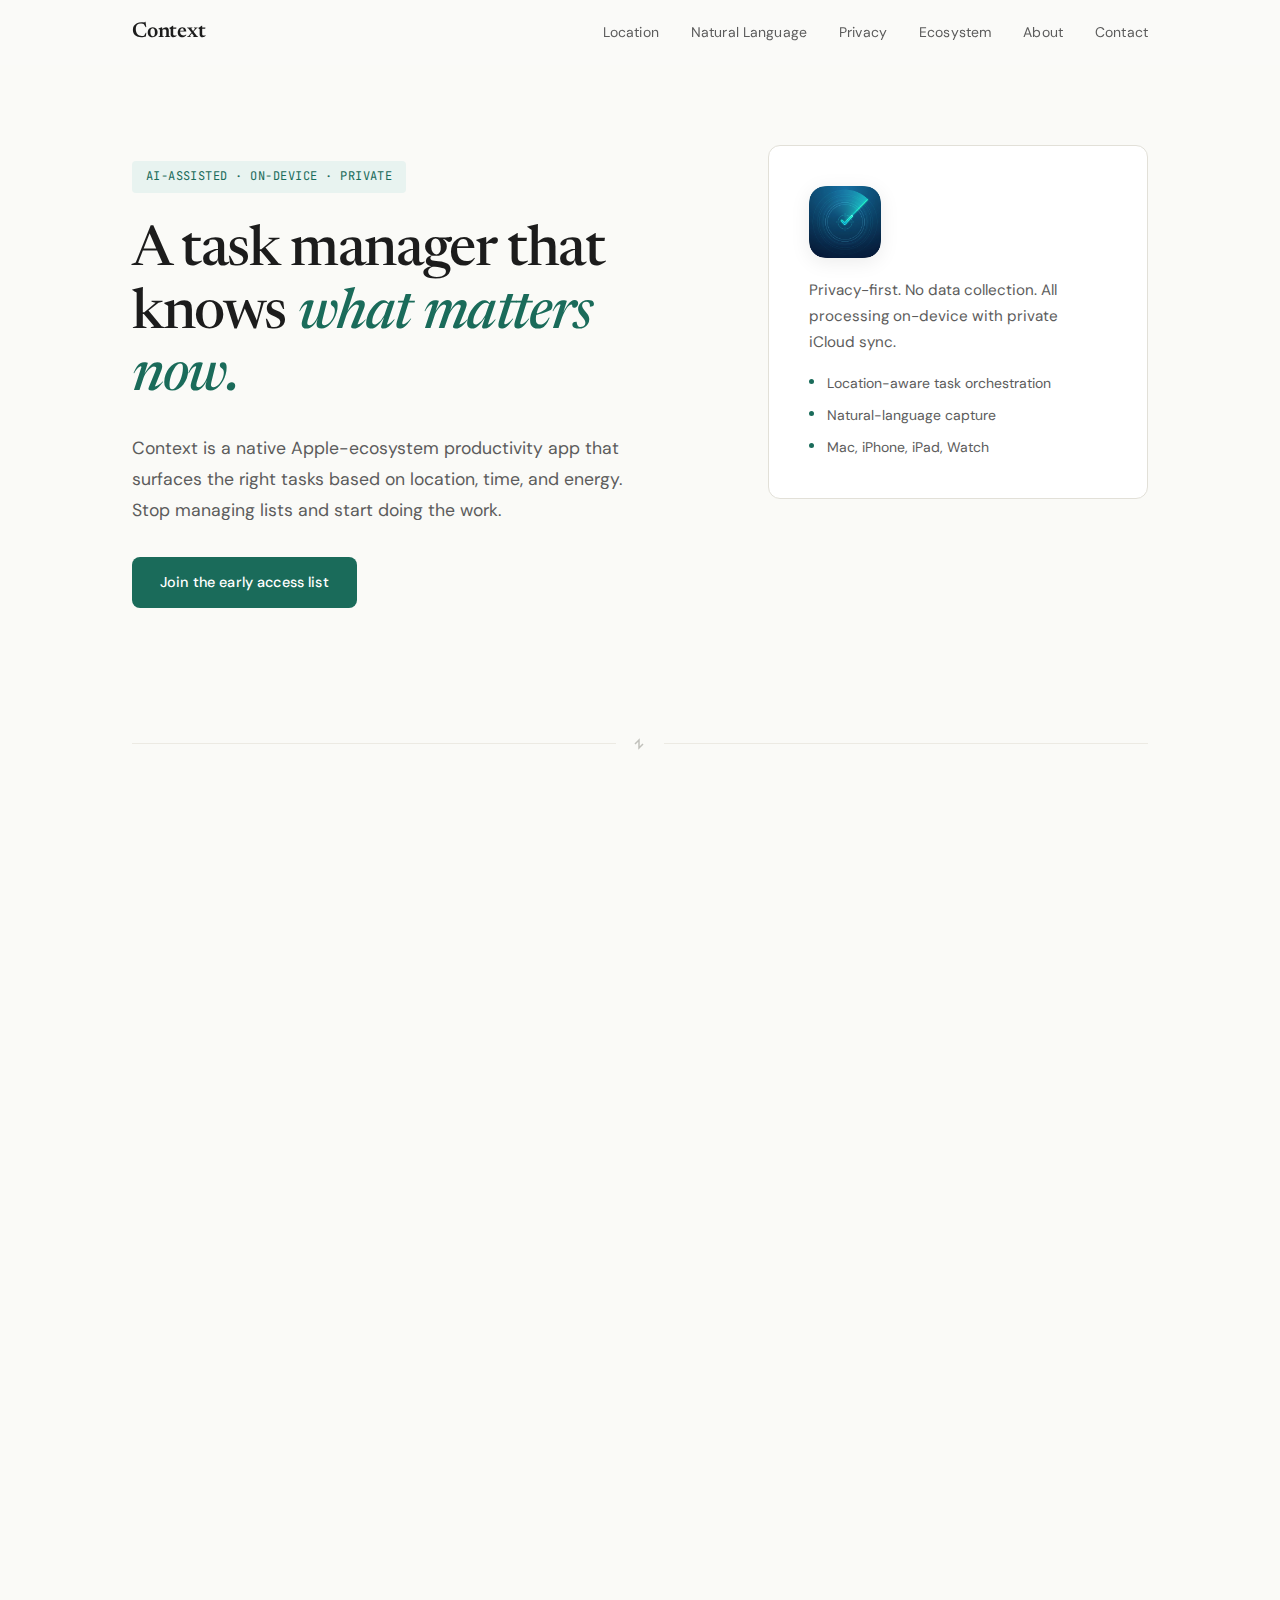
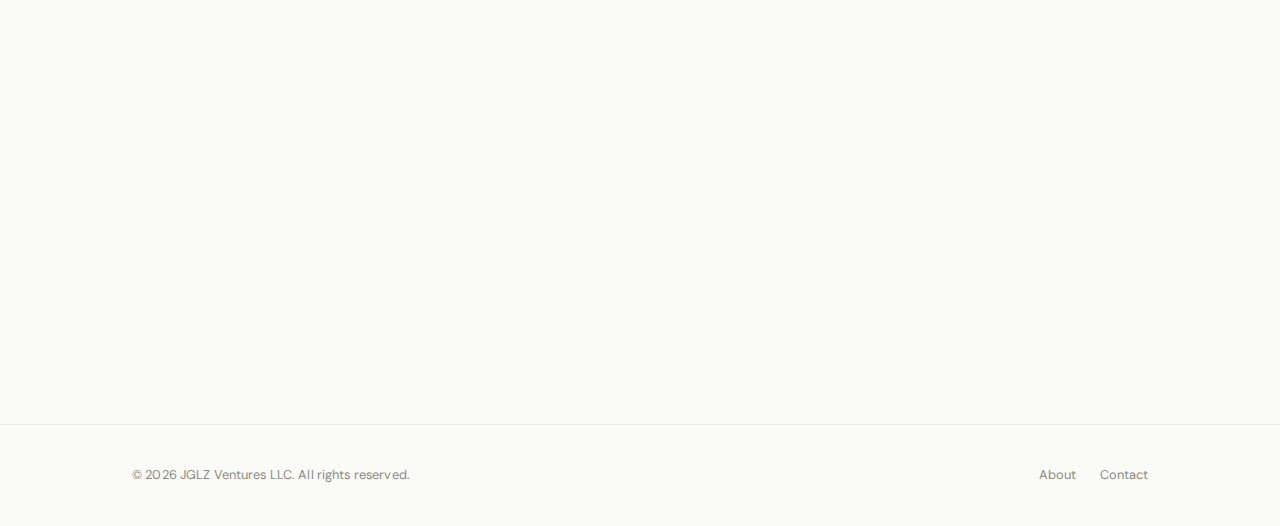
<file: index.html>
<!DOCTYPE html>
<html lang="en">
<head>
  <meta charset="UTF-8" />
  <meta name="viewport" content="width=device-width, initial-scale=1.0" />
  <title>Context — Smart Task Manager</title>
  <meta name="description" content="Context is a native Apple-ecosystem productivity app that surfaces the right tasks based on location, time, and energy." />
  <link rel="preconnect" href="https://fonts.googleapis.com">
  <link rel="preconnect" href="https://fonts.gstatic.com" crossorigin>
  <link href="https://fonts.googleapis.com/css2?family=DM+Sans:ital,wght@0,400;0,500;0,600;1,400&family=Newsreader:ital,wght@0,400;0,500;0,600;1,400;1,500&family=JetBrains+Mono:wght@400;500&display=swap" rel="stylesheet">
  <link rel="stylesheet" href="style.css" />
</head>
<body>

  <header class="header">
    <div class="header-inner">
      <a href="index.html" class="wordmark">Context</a>
      <button class="nav-toggle" aria-label="Menu">
        <svg viewBox="0 0 24 24" fill="none" stroke="currentColor" stroke-width="2"><line x1="3" y1="6" x2="21" y2="6"/><line x1="3" y1="12" x2="21" y2="12"/><line x1="3" y1="18" x2="21" y2="18"/></svg>
      </button>
      <nav class="nav">
        <a href="feature-location.html">Location</a>
        <a href="feature-nlp.html">Natural Language</a>
        <a href="feature-privacy.html">Privacy</a>
        <a href="feature-ecosystem.html">Ecosystem</a>
        <a href="about.html">About</a>
        <a href="contact.html">Contact</a>
      </nav>
    </div>
  </header>

  <main class="container">

    <section class="hero">
      <div class="hero-content">
        <span class="badge">AI-assisted &middot; On-device &middot; Private</span>
        <h1>A task manager that knows <em>what matters now.</em></h1>
        <p class="hero-desc">Context is a native Apple-ecosystem productivity app that surfaces the right tasks based on location, time, and energy. Stop managing lists and start doing the work.</p>
        <a class="button" href="contact.html">Join the early access list</a>
      </div>
      <aside class="hero-aside">
        <img src="context-app-icon.png" alt="Context app icon" class="app-icon" />
        <p>Privacy-first. No data collection. All processing on-device with private iCloud sync.</p>
        <ul>
          <li>Location-aware task orchestration</li>
          <li>Natural-language capture</li>
          <li>Mac, iPhone, iPad, Watch</li>
        </ul>
      </aside>
    </section>

    <div class="divider">
      <svg viewBox="0 0 16 16" fill="none" stroke="currentColor" stroke-width="1.5"><polyline points="3,8 7,4 7,12 11,8"/></svg>
    </div>

    <section class="section reveal">
      <p class="section-label">Why Context</p>
      <h2 class="section-heading">Show only what's relevant, right now.</h2>
      <p class="section-desc">Context reduces the cognitive load of task management by showing only what's relevant in the moment — based on where you are, what's due, and your energy level.</p>

      <div class="features-grid reveal-group" style="margin-top: 3rem;">
        <div class="feature-cell reveal">
          <h3>Location-Aware Orchestration</h3>
          <p>Tasks surface automatically when you arrive at the right place, with configurable geofences and intelligent lookahead.</p>
        </div>
        <div class="feature-cell reveal">
          <h3>Natural-Language Capture</h3>
          <p>Type or dictate tasks in plain English. Context parses dates, priority, energy, and location — on-device.</p>
        </div>
        <div class="feature-cell reveal">
          <h3>Privacy-First</h3>
          <p>On-device NLP and private iCloud sync. No analytics, no third-party SDKs, no data collection.</p>
        </div>
      </div>
    </section>

    <section class="section section--bordered reveal">
      <div class="feature-row reveal-group">
        <div class="reveal">
          <h3>Built for the Apple Ecosystem</h3>
          <p>macOS, iOS, iPadOS, and watchOS — designed to feel native everywhere you work.</p>
        </div>
        <div class="reveal">
          <h3>Energy-Based Focus</h3>
          <p>Filter by Deep Work, Quick Win, or Admin to match your current capacity and momentum.</p>
        </div>
      </div>

      <div class="callout reveal">
        <h3>Launch Target</h3>
        <p>Public launch planned for Q2 2026. Early access list opens soon.</p>
      </div>
    </section>

  </main>

  <footer class="footer">
    <div class="footer-inner">
      <span class="footer-copy">&copy; 2026 JGLZ Ventures LLC. All rights reserved.</span>
      <div class="footer-links">
        <a href="about.html">About</a>
        <a href="contact.html">Contact</a>
      </div>
    </div>
  </footer>

  <script>
    // Sticky header border on scroll
    const header = document.querySelector('.header');
    window.addEventListener('scroll', () => {
      header.classList.toggle('scrolled', window.scrollY > 8);
    }, { passive: true });

    // Mobile nav toggle
    const toggle = document.querySelector('.nav-toggle');
    const nav = document.querySelector('.nav');
    if (toggle) {
      toggle.addEventListener('click', () => nav.classList.toggle('open'));
    }

    // Scroll-triggered reveals
    const reveals = document.querySelectorAll('.reveal');
    const observer = new IntersectionObserver((entries) => {
      entries.forEach(entry => {
        if (entry.isIntersecting) {
          entry.target.classList.add('visible');
          observer.unobserve(entry.target);
        }
      });
    }, { threshold: 0.12 });
    reveals.forEach(el => observer.observe(el));
  </script>
</body>
</html>
</file>
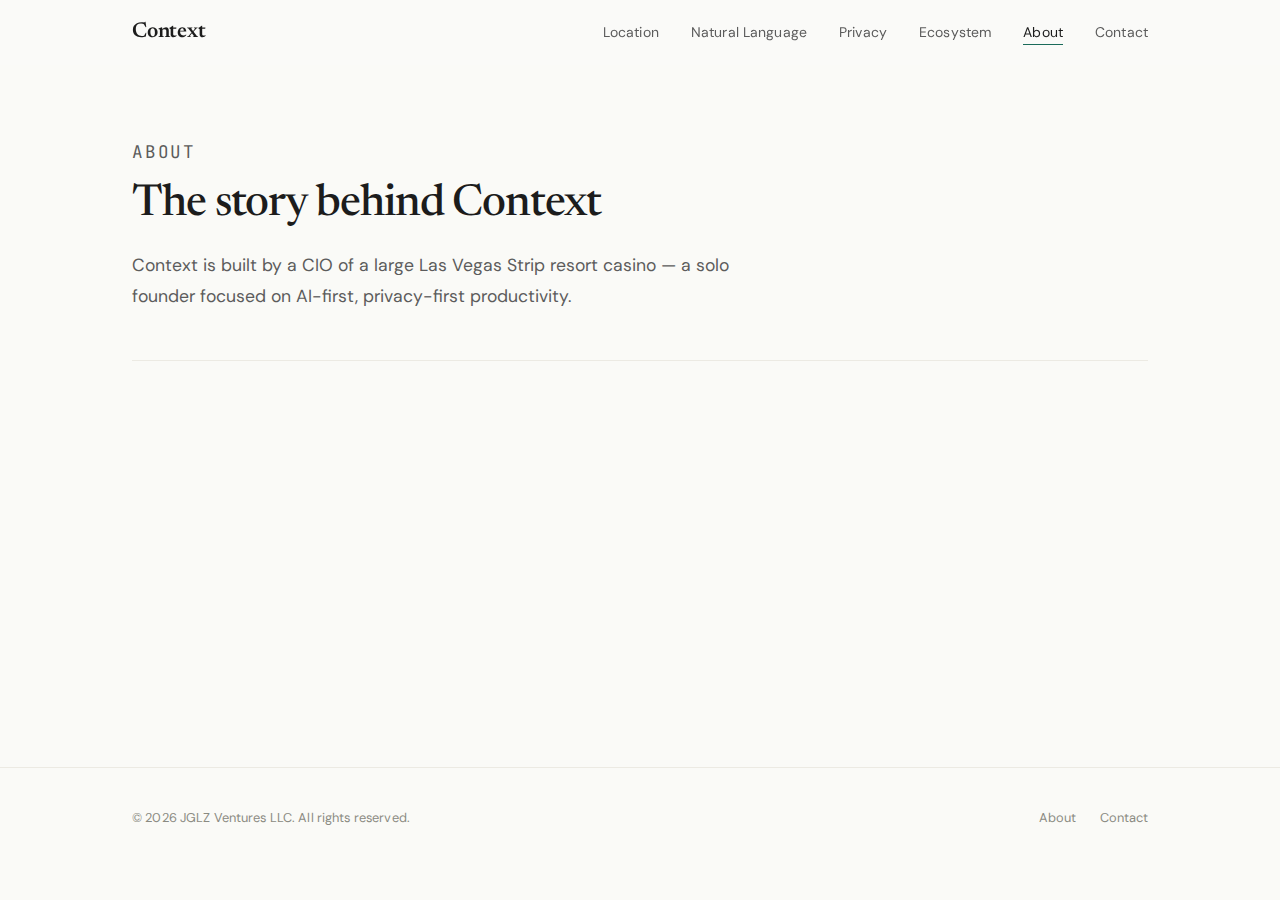
<file: about.html>
<!DOCTYPE html>
<html lang="en">
<head>
  <meta charset="UTF-8" />
  <meta name="viewport" content="width=device-width, initial-scale=1.0" />
  <title>About — Context</title>
  <meta name="description" content="About Context and its founder." />
  <link rel="preconnect" href="https://fonts.googleapis.com">
  <link rel="preconnect" href="https://fonts.gstatic.com" crossorigin>
  <link href="https://fonts.googleapis.com/css2?family=DM+Sans:ital,wght@0,400;0,500;0,600;1,400&family=Newsreader:ital,wght@0,400;0,500;0,600;1,400;1,500&family=JetBrains+Mono:wght@400;500&display=swap" rel="stylesheet">
  <link rel="stylesheet" href="style.css" />
</head>
<body>

  <header class="header">
    <div class="header-inner">
      <a href="index.html" class="wordmark">Context</a>
      <button class="nav-toggle" aria-label="Menu">
        <svg viewBox="0 0 24 24" fill="none" stroke="currentColor" stroke-width="2"><line x1="3" y1="6" x2="21" y2="6"/><line x1="3" y1="12" x2="21" y2="12"/><line x1="3" y1="18" x2="21" y2="18"/></svg>
      </button>
      <nav class="nav">
        <a href="feature-location.html">Location</a>
        <a href="feature-nlp.html">Natural Language</a>
        <a href="feature-privacy.html">Privacy</a>
        <a href="feature-ecosystem.html">Ecosystem</a>
        <a href="about.html" class="active">About</a>
        <a href="contact.html">Contact</a>
      </nav>
    </div>
  </header>

  <main class="container">

    <div class="page-hero">
      <p class="section-label">About</p>
      <h1>The story behind Context</h1>
      <p>Context is built by a CIO of a large Las Vegas Strip resort casino — a solo founder focused on AI-first, privacy-first productivity.</p>
    </div>

    <section class="section reveal">
      <div class="about-grid reveal-group">
        <div class="about-item reveal">
          <h3>Mission</h3>
          <p>Reduce the cognitive load of task management so people can focus on the work that matters.</p>
        </div>
        <div class="about-item reveal">
          <h3>Principles</h3>
          <p>Privacy-first, native-first, and relentlessly practical.</p>
        </div>
        <div class="about-item reveal">
          <h3>Stage</h3>
          <p>Active development with a public launch targeted for Q2 2026.</p>
        </div>
      </div>
    </section>

  </main>

  <footer class="footer">
    <div class="footer-inner">
      <span class="footer-copy">&copy; 2026 JGLZ Ventures LLC. All rights reserved.</span>
      <div class="footer-links">
        <a href="about.html">About</a>
        <a href="contact.html">Contact</a>
      </div>
    </div>
  </footer>

  <script>
    const header = document.querySelector('.header');
    window.addEventListener('scroll', () => {
      header.classList.toggle('scrolled', window.scrollY > 8);
    }, { passive: true });
    const toggle = document.querySelector('.nav-toggle');
    const nav = document.querySelector('.nav');
    if (toggle) toggle.addEventListener('click', () => nav.classList.toggle('open'));
    const reveals = document.querySelectorAll('.reveal');
    const observer = new IntersectionObserver((entries) => {
      entries.forEach(entry => {
        if (entry.isIntersecting) { entry.target.classList.add('visible'); observer.unobserve(entry.target); }
      });
    }, { threshold: 0.12 });
    reveals.forEach(el => observer.observe(el));
  </script>
</body>
</html>
</file>
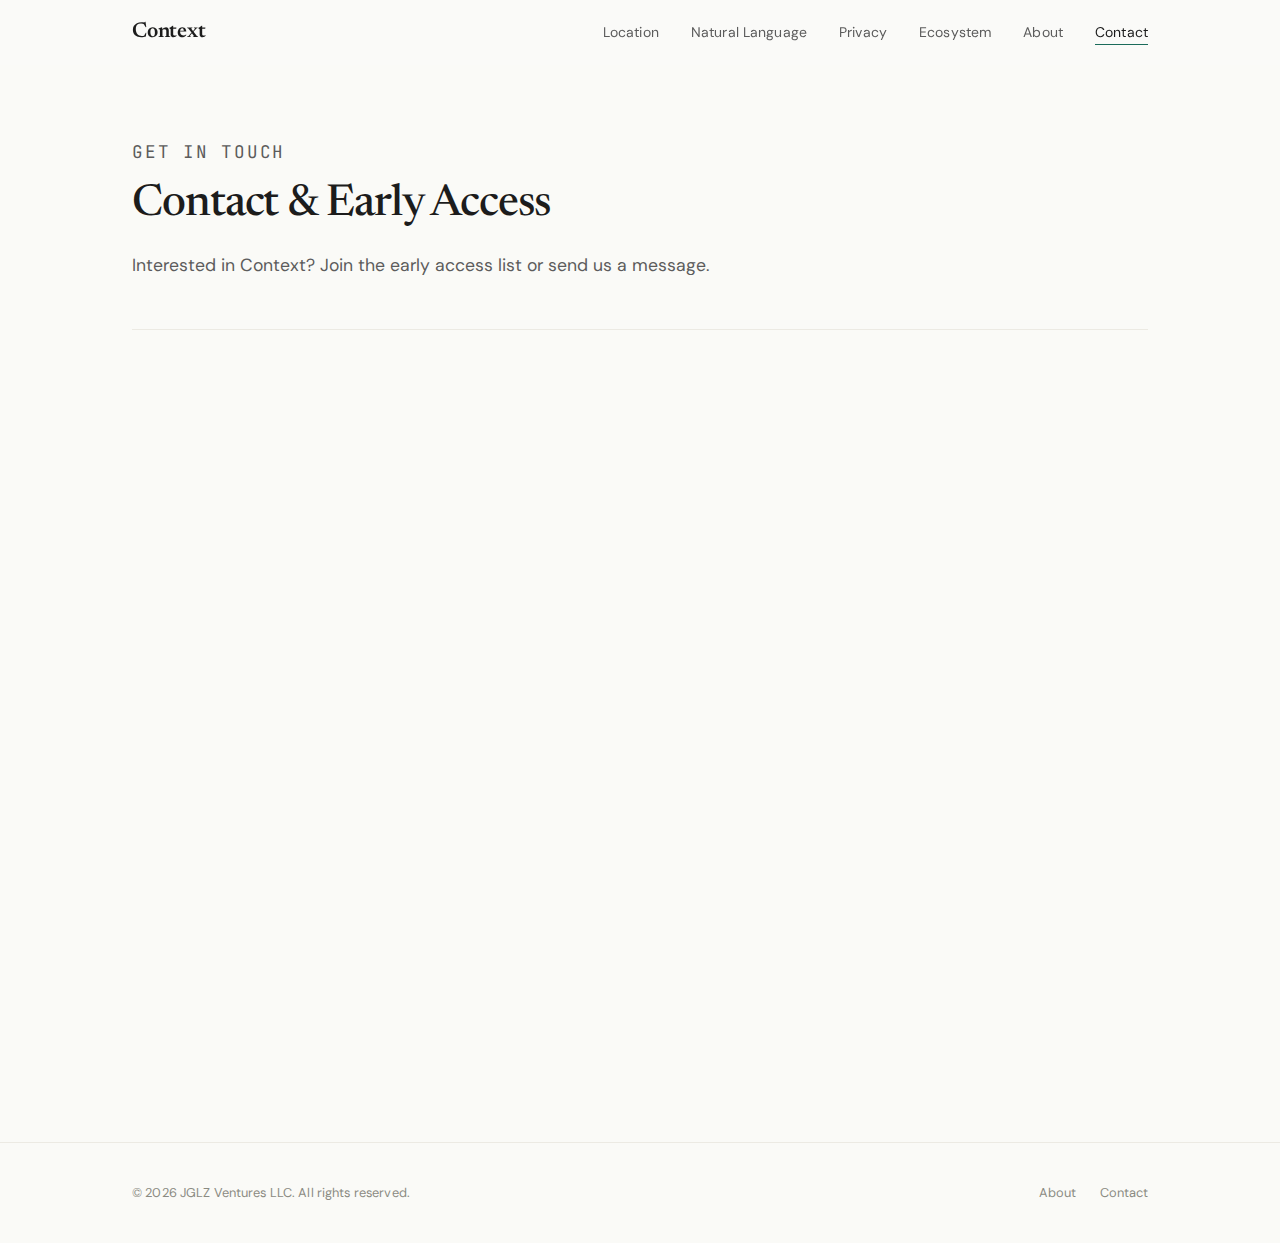
<file: contact.html>
<!DOCTYPE html>
<html lang="en">
<head>
  <meta charset="UTF-8" />
  <meta name="viewport" content="width=device-width, initial-scale=1.0" />
  <title>Contact — Context</title>
  <meta name="description" content="Contact Context or join the early access list." />
  <link rel="preconnect" href="https://fonts.googleapis.com">
  <link rel="preconnect" href="https://fonts.gstatic.com" crossorigin>
  <link href="https://fonts.googleapis.com/css2?family=DM+Sans:ital,wght@0,400;0,500;0,600;1,400&family=Newsreader:ital,wght@0,400;0,500;0,600;1,400;1,500&family=JetBrains+Mono:wght@400;500&display=swap" rel="stylesheet">
  <link rel="stylesheet" href="style.css" />
</head>
<body>

  <header class="header">
    <div class="header-inner">
      <a href="index.html" class="wordmark">Context</a>
      <button class="nav-toggle" aria-label="Menu">
        <svg viewBox="0 0 24 24" fill="none" stroke="currentColor" stroke-width="2"><line x1="3" y1="6" x2="21" y2="6"/><line x1="3" y1="12" x2="21" y2="12"/><line x1="3" y1="18" x2="21" y2="18"/></svg>
      </button>
      <nav class="nav">
        <a href="feature-location.html">Location</a>
        <a href="feature-nlp.html">Natural Language</a>
        <a href="feature-privacy.html">Privacy</a>
        <a href="feature-ecosystem.html">Ecosystem</a>
        <a href="about.html">About</a>
        <a href="contact.html" class="active">Contact</a>
      </nav>
    </div>
  </header>

  <main class="container">

    <div class="page-hero">
      <p class="section-label">Get in touch</p>
      <h1>Contact &amp; Early Access</h1>
      <p>Interested in Context? Join the early access list or send us a message.</p>
    </div>

    <section class="section reveal">
      <div class="form-wrap">
        <form class="form">
          <div class="form-group">
            <label for="name">Name</label>
            <input type="text" id="name" placeholder="Your name" />
          </div>
          <div class="form-group">
            <label for="email">Email</label>
            <input type="email" id="email" placeholder="you@email.com" />
          </div>
          <div class="form-group">
            <label for="interest">Interest</label>
            <select id="interest">
              <option>Early access / beta</option>
              <option>Launch updates</option>
              <option>Pricing &amp; news</option>
            </select>
          </div>
          <div class="form-group">
            <label for="message">Message</label>
            <textarea id="message" placeholder="Tell us what you're looking for"></textarea>
          </div>
          <div>
            <button type="submit" class="button" style="margin-top: 0.5rem;">Submit</button>
          </div>
        </form>
      </div>
    </section>

  </main>

  <footer class="footer">
    <div class="footer-inner">
      <span class="footer-copy">&copy; 2026 JGLZ Ventures LLC. All rights reserved.</span>
      <div class="footer-links">
        <a href="about.html">About</a>
        <a href="contact.html">Contact</a>
      </div>
    </div>
  </footer>

  <script>
    const header = document.querySelector('.header');
    window.addEventListener('scroll', () => {
      header.classList.toggle('scrolled', window.scrollY > 8);
    }, { passive: true });
    const toggle = document.querySelector('.nav-toggle');
    const nav = document.querySelector('.nav');
    if (toggle) toggle.addEventListener('click', () => nav.classList.toggle('open'));
    const reveals = document.querySelectorAll('.reveal');
    const observer = new IntersectionObserver((entries) => {
      entries.forEach(entry => {
        if (entry.isIntersecting) { entry.target.classList.add('visible'); observer.unobserve(entry.target); }
      });
    }, { threshold: 0.12 });
    reveals.forEach(el => observer.observe(el));
  </script>
</body>
</html>
</file>
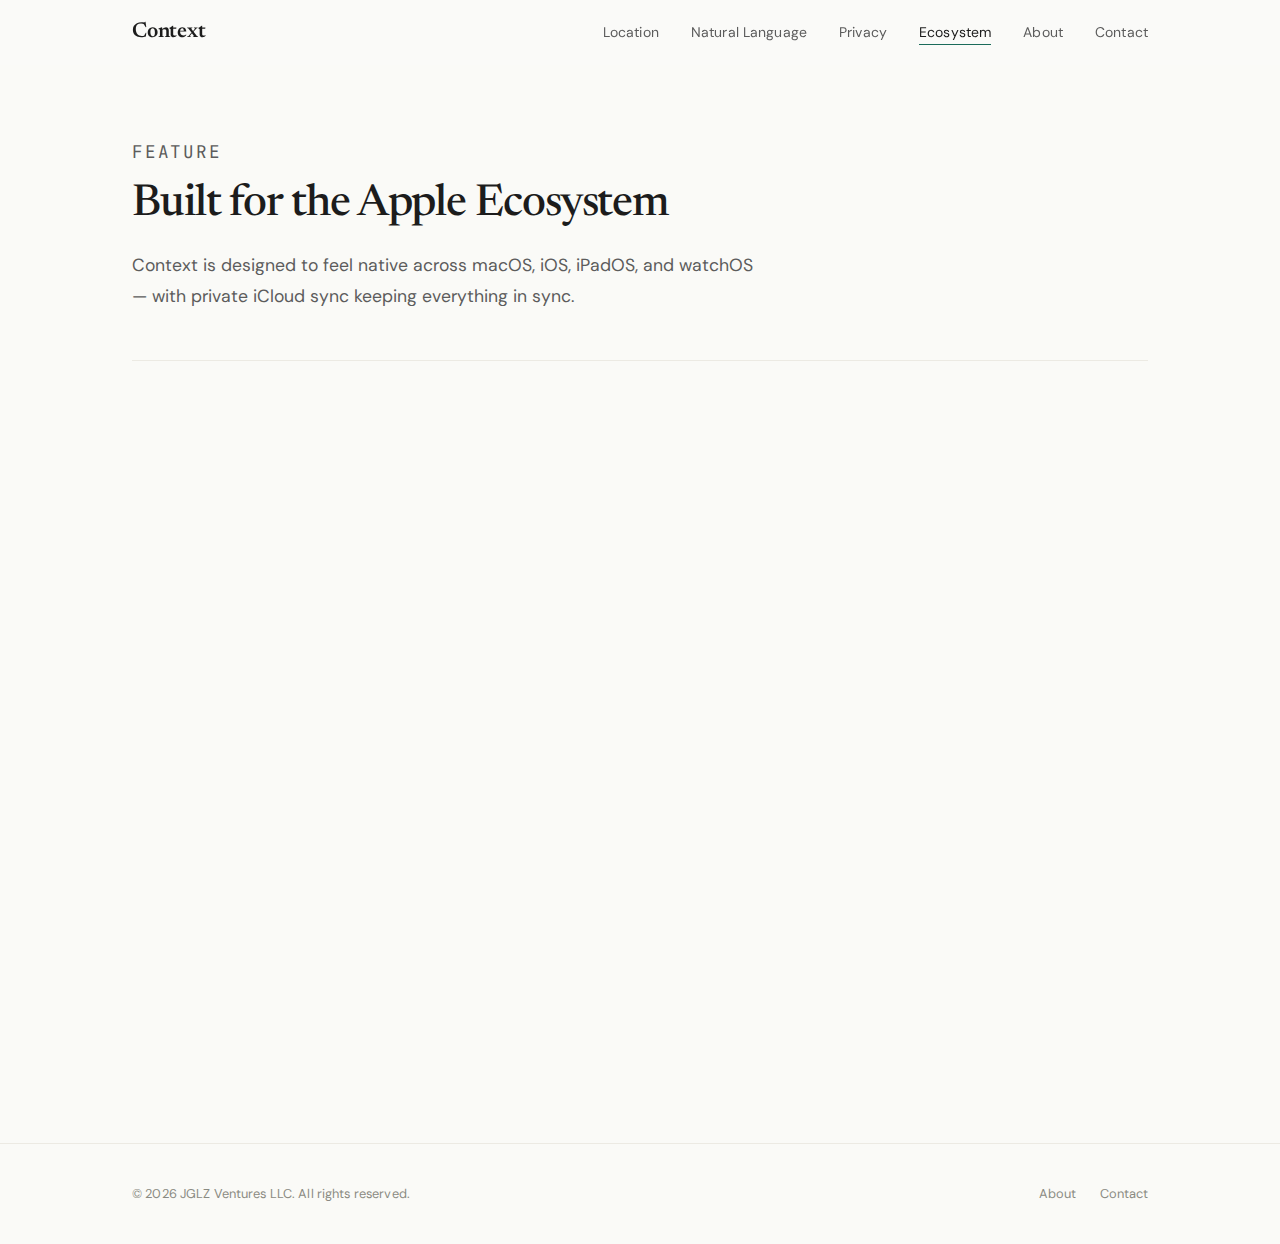
<file: feature-ecosystem.html>
<!DOCTYPE html>
<html lang="en">
<head>
  <meta charset="UTF-8" />
  <meta name="viewport" content="width=device-width, initial-scale=1.0" />
  <title>Context — Apple Ecosystem</title>
  <meta name="description" content="Context runs across macOS, iOS, iPadOS, and watchOS with iCloud sync." />
  <link rel="preconnect" href="https://fonts.googleapis.com">
  <link rel="preconnect" href="https://fonts.gstatic.com" crossorigin>
  <link href="https://fonts.googleapis.com/css2?family=DM+Sans:ital,wght@0,400;0,500;0,600;1,400&family=Newsreader:ital,wght@0,400;0,500;0,600;1,400;1,500&family=JetBrains+Mono:wght@400;500&display=swap" rel="stylesheet">
  <link rel="stylesheet" href="style.css" />
</head>
<body>

  <header class="header">
    <div class="header-inner">
      <a href="index.html" class="wordmark">Context</a>
      <button class="nav-toggle" aria-label="Menu">
        <svg viewBox="0 0 24 24" fill="none" stroke="currentColor" stroke-width="2"><line x1="3" y1="6" x2="21" y2="6"/><line x1="3" y1="12" x2="21" y2="12"/><line x1="3" y1="18" x2="21" y2="18"/></svg>
      </button>
      <nav class="nav">
        <a href="feature-location.html">Location</a>
        <a href="feature-nlp.html">Natural Language</a>
        <a href="feature-privacy.html">Privacy</a>
        <a href="feature-ecosystem.html" class="active">Ecosystem</a>
        <a href="about.html">About</a>
        <a href="contact.html">Contact</a>
      </nav>
    </div>
  </header>

  <main class="container">

    <div class="page-hero">
      <p class="section-label">Feature</p>
      <h1>Built for the Apple Ecosystem</h1>
      <p>Context is designed to feel native across macOS, iOS, iPadOS, and watchOS — with private iCloud sync keeping everything in sync.</p>
    </div>

    <section class="section reveal">
      <div class="detail-grid reveal-group">
        <div class="detail-card reveal">
          <h3>macOS</h3>
          <p>Menu bar capture, multi-window views, and power-user workflows.</p>
        </div>
        <div class="detail-card reveal">
          <h3>iPhone &amp; iPad</h3>
          <p>Fast capture, context-aware lists, and fluid mobile execution.</p>
        </div>
        <div class="detail-card reveal">
          <h3>Apple Watch</h3>
          <p>Voice-first capture, glanceable tasks, and haptic nudges at the right time.</p>
        </div>
      </div>
    </section>

    <section class="section section--bordered reveal">
      <div class="callout">
        <h3>Why it matters</h3>
        <p>Your tasks should be available instantly on the device you're using — without compromise.</p>
      </div>
    </section>

  </main>

  <footer class="footer">
    <div class="footer-inner">
      <span class="footer-copy">&copy; 2026 JGLZ Ventures LLC. All rights reserved.</span>
      <div class="footer-links">
        <a href="about.html">About</a>
        <a href="contact.html">Contact</a>
      </div>
    </div>
  </footer>

  <script>
    const header = document.querySelector('.header');
    window.addEventListener('scroll', () => {
      header.classList.toggle('scrolled', window.scrollY > 8);
    }, { passive: true });
    const toggle = document.querySelector('.nav-toggle');
    const nav = document.querySelector('.nav');
    if (toggle) toggle.addEventListener('click', () => nav.classList.toggle('open'));
    const reveals = document.querySelectorAll('.reveal');
    const observer = new IntersectionObserver((entries) => {
      entries.forEach(entry => {
        if (entry.isIntersecting) { entry.target.classList.add('visible'); observer.unobserve(entry.target); }
      });
    }, { threshold: 0.12 });
    reveals.forEach(el => observer.observe(el));
  </script>
</body>
</html>
</file>
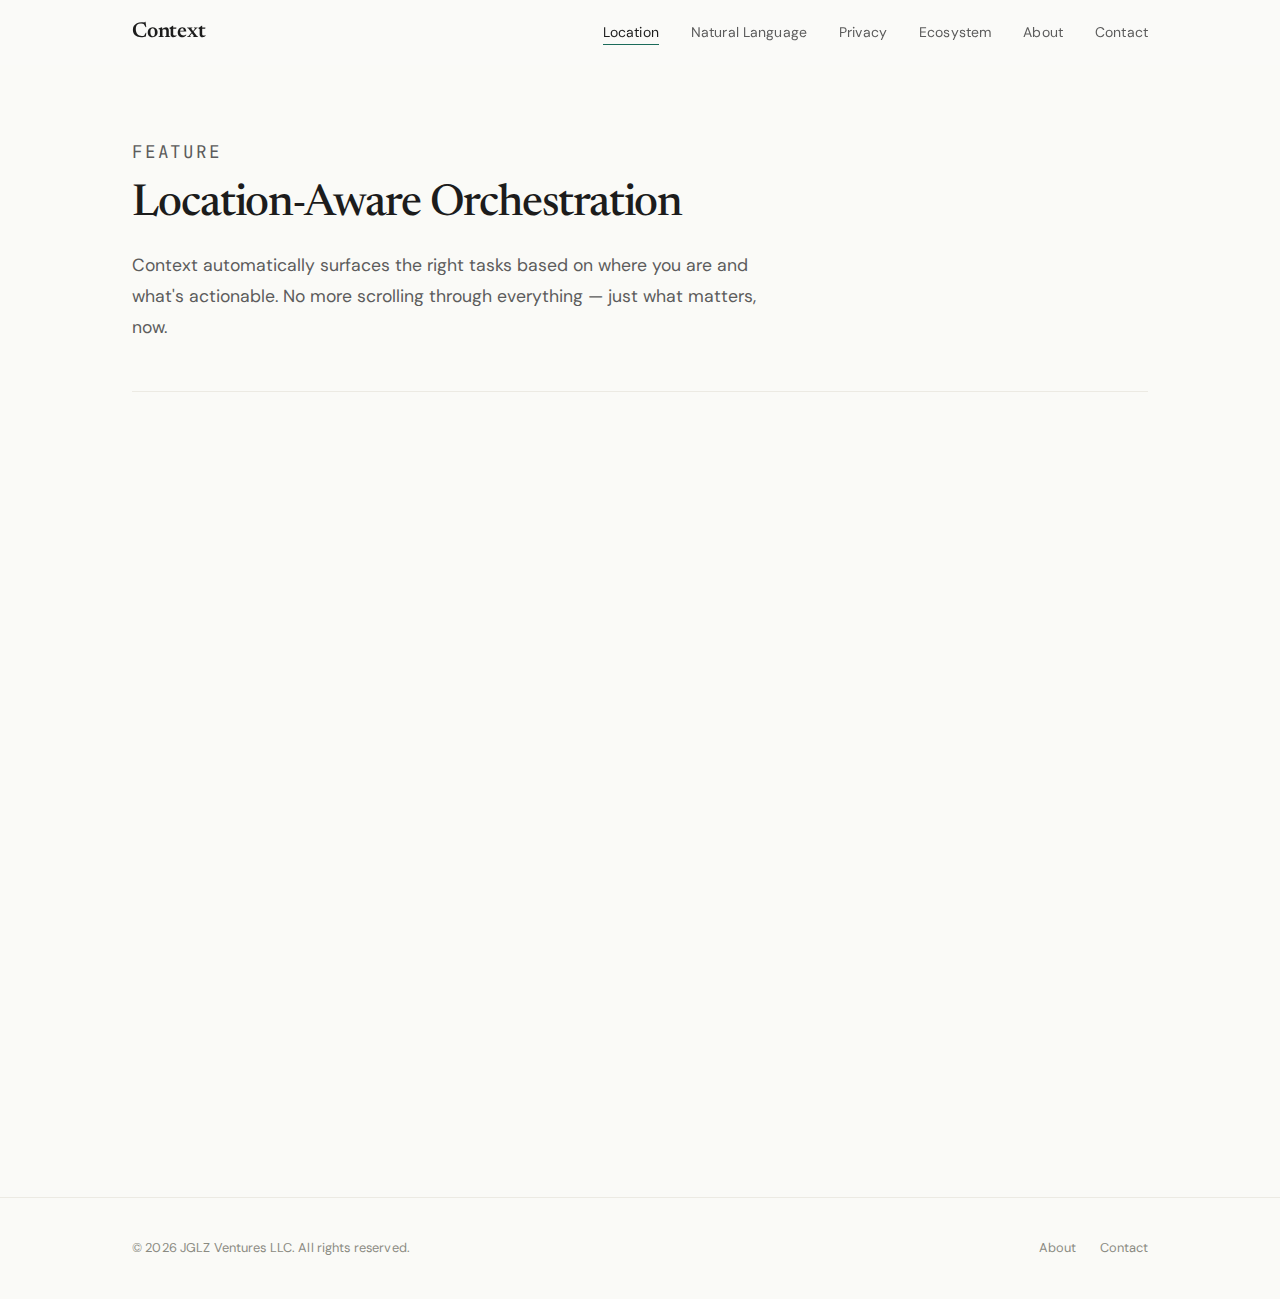
<file: feature-location.html>
<!DOCTYPE html>
<html lang="en">
<head>
  <meta charset="UTF-8" />
  <meta name="viewport" content="width=device-width, initial-scale=1.0" />
  <title>Context — Location-Aware Orchestration</title>
  <meta name="description" content="Context surfaces tasks based on where you are, with configurable geofences and lookahead intelligence." />
  <link rel="preconnect" href="https://fonts.googleapis.com">
  <link rel="preconnect" href="https://fonts.gstatic.com" crossorigin>
  <link href="https://fonts.googleapis.com/css2?family=DM+Sans:ital,wght@0,400;0,500;0,600;1,400&family=Newsreader:ital,wght@0,400;0,500;0,600;1,400;1,500&family=JetBrains+Mono:wght@400;500&display=swap" rel="stylesheet">
  <link rel="stylesheet" href="style.css" />
</head>
<body>

  <header class="header">
    <div class="header-inner">
      <a href="index.html" class="wordmark">Context</a>
      <button class="nav-toggle" aria-label="Menu">
        <svg viewBox="0 0 24 24" fill="none" stroke="currentColor" stroke-width="2"><line x1="3" y1="6" x2="21" y2="6"/><line x1="3" y1="12" x2="21" y2="12"/><line x1="3" y1="18" x2="21" y2="18"/></svg>
      </button>
      <nav class="nav">
        <a href="feature-location.html" class="active">Location</a>
        <a href="feature-nlp.html">Natural Language</a>
        <a href="feature-privacy.html">Privacy</a>
        <a href="feature-ecosystem.html">Ecosystem</a>
        <a href="about.html">About</a>
        <a href="contact.html">Contact</a>
      </nav>
    </div>
  </header>

  <main class="container">

    <div class="page-hero">
      <p class="section-label">Feature</p>
      <h1>Location-Aware Orchestration</h1>
      <p>Context automatically surfaces the right tasks based on where you are and what's actionable. No more scrolling through everything — just what matters, now.</p>
    </div>

    <section class="section reveal">
      <div class="detail-grid reveal-group">
        <div class="detail-card reveal">
          <h3>Geofences</h3>
          <p>Create locations and tie tasks to them. When you arrive, Context brings those tasks to the top.</p>
        </div>
        <div class="detail-card reveal">
          <h3>Lookahead</h3>
          <p>See upcoming tasks for the next stop before you arrive, so you can plan ahead.</p>
        </div>
        <div class="detail-card reveal">
          <h3>Priority Overrides</h3>
          <p>Critical tasks can override location filters when deadlines matter.</p>
        </div>
      </div>
    </section>

    <section class="section section--bordered reveal">
      <div class="callout">
        <h3>Why it matters</h3>
        <p>You shouldn't need to think about what to do next. Context uses location as a signal to remove noise and keep you focused.</p>
      </div>
    </section>

  </main>

  <footer class="footer">
    <div class="footer-inner">
      <span class="footer-copy">&copy; 2026 JGLZ Ventures LLC. All rights reserved.</span>
      <div class="footer-links">
        <a href="about.html">About</a>
        <a href="contact.html">Contact</a>
      </div>
    </div>
  </footer>

  <script>
    const header = document.querySelector('.header');
    window.addEventListener('scroll', () => {
      header.classList.toggle('scrolled', window.scrollY > 8);
    }, { passive: true });
    const toggle = document.querySelector('.nav-toggle');
    const nav = document.querySelector('.nav');
    if (toggle) toggle.addEventListener('click', () => nav.classList.toggle('open'));
    const reveals = document.querySelectorAll('.reveal');
    const observer = new IntersectionObserver((entries) => {
      entries.forEach(entry => {
        if (entry.isIntersecting) { entry.target.classList.add('visible'); observer.unobserve(entry.target); }
      });
    }, { threshold: 0.12 });
    reveals.forEach(el => observer.observe(el));
  </script>
</body>
</html>
</file>
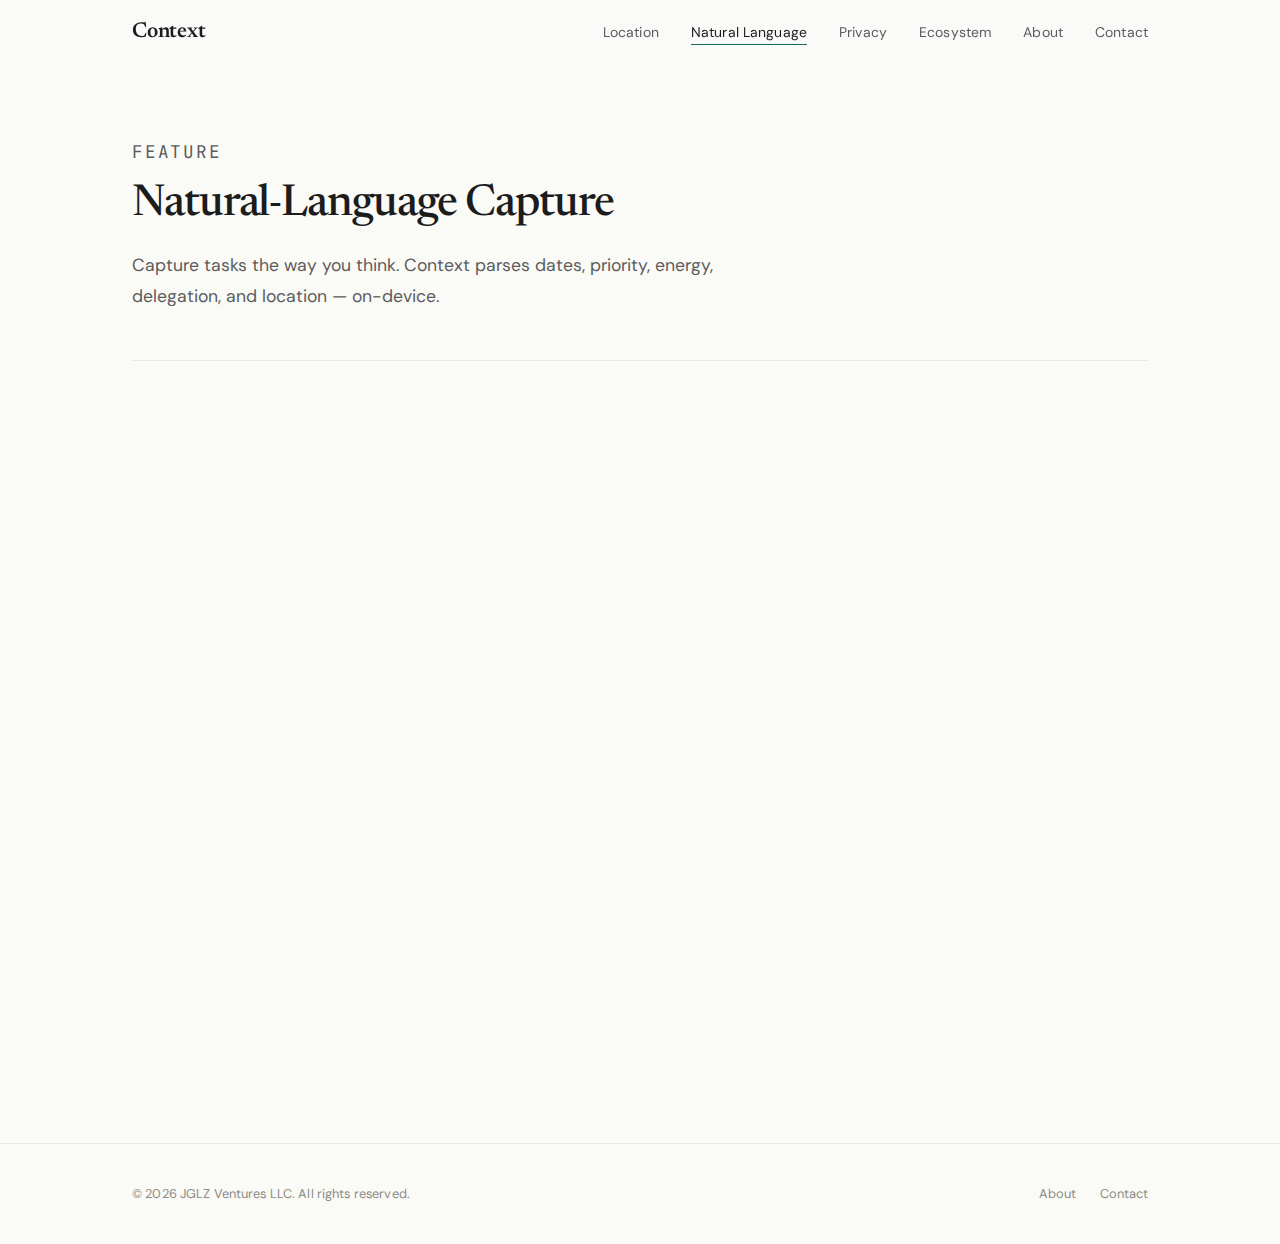
<file: feature-nlp.html>
<!DOCTYPE html>
<html lang="en">
<head>
  <meta charset="UTF-8" />
  <meta name="viewport" content="width=device-width, initial-scale=1.0" />
  <title>Context — Natural-Language Capture</title>
  <meta name="description" content="Capture tasks in plain language with on-device parsing for dates, priority, energy, and location." />
  <link rel="preconnect" href="https://fonts.googleapis.com">
  <link rel="preconnect" href="https://fonts.gstatic.com" crossorigin>
  <link href="https://fonts.googleapis.com/css2?family=DM+Sans:ital,wght@0,400;0,500;0,600;1,400&family=Newsreader:ital,wght@0,400;0,500;0,600;1,400;1,500&family=JetBrains+Mono:wght@400;500&display=swap" rel="stylesheet">
  <link rel="stylesheet" href="style.css" />
</head>
<body>

  <header class="header">
    <div class="header-inner">
      <a href="index.html" class="wordmark">Context</a>
      <button class="nav-toggle" aria-label="Menu">
        <svg viewBox="0 0 24 24" fill="none" stroke="currentColor" stroke-width="2"><line x1="3" y1="6" x2="21" y2="6"/><line x1="3" y1="12" x2="21" y2="12"/><line x1="3" y1="18" x2="21" y2="18"/></svg>
      </button>
      <nav class="nav">
        <a href="feature-location.html">Location</a>
        <a href="feature-nlp.html" class="active">Natural Language</a>
        <a href="feature-privacy.html">Privacy</a>
        <a href="feature-ecosystem.html">Ecosystem</a>
        <a href="about.html">About</a>
        <a href="contact.html">Contact</a>
      </nav>
    </div>
  </header>

  <main class="container">

    <div class="page-hero">
      <p class="section-label">Feature</p>
      <h1>Natural-Language Capture</h1>
      <p>Capture tasks the way you think. Context parses dates, priority, energy, delegation, and location — on-device.</p>
    </div>

    <section class="section reveal">
      <div class="detail-grid reveal-group">
        <div class="detail-card reveal">
          <h3>Instant Parsing</h3>
          <p>"Email Mike tomorrow at 9am — quick win" becomes a structured task automatically.</p>
        </div>
        <div class="detail-card reveal">
          <h3>Voice-First</h3>
          <p>Dictate from iPhone or Apple Watch. Context turns speech into actionable tasks.</p>
        </div>
        <div class="detail-card reveal">
          <h3>Global Capture</h3>
          <p>Menu bar capture on Mac, quick actions on iOS, and always-ready watch capture.</p>
        </div>
      </div>
    </section>

    <section class="section section--bordered reveal">
      <div class="callout">
        <h3>Why it matters</h3>
        <p>Friction kills productivity. Natural-language capture removes the overhead so you can move fast.</p>
      </div>
    </section>

  </main>

  <footer class="footer">
    <div class="footer-inner">
      <span class="footer-copy">&copy; 2026 JGLZ Ventures LLC. All rights reserved.</span>
      <div class="footer-links">
        <a href="about.html">About</a>
        <a href="contact.html">Contact</a>
      </div>
    </div>
  </footer>

  <script>
    const header = document.querySelector('.header');
    window.addEventListener('scroll', () => {
      header.classList.toggle('scrolled', window.scrollY > 8);
    }, { passive: true });
    const toggle = document.querySelector('.nav-toggle');
    const nav = document.querySelector('.nav');
    if (toggle) toggle.addEventListener('click', () => nav.classList.toggle('open'));
    const reveals = document.querySelectorAll('.reveal');
    const observer = new IntersectionObserver((entries) => {
      entries.forEach(entry => {
        if (entry.isIntersecting) { entry.target.classList.add('visible'); observer.unobserve(entry.target); }
      });
    }, { threshold: 0.12 });
    reveals.forEach(el => observer.observe(el));
  </script>
</body>
</html>
</file>
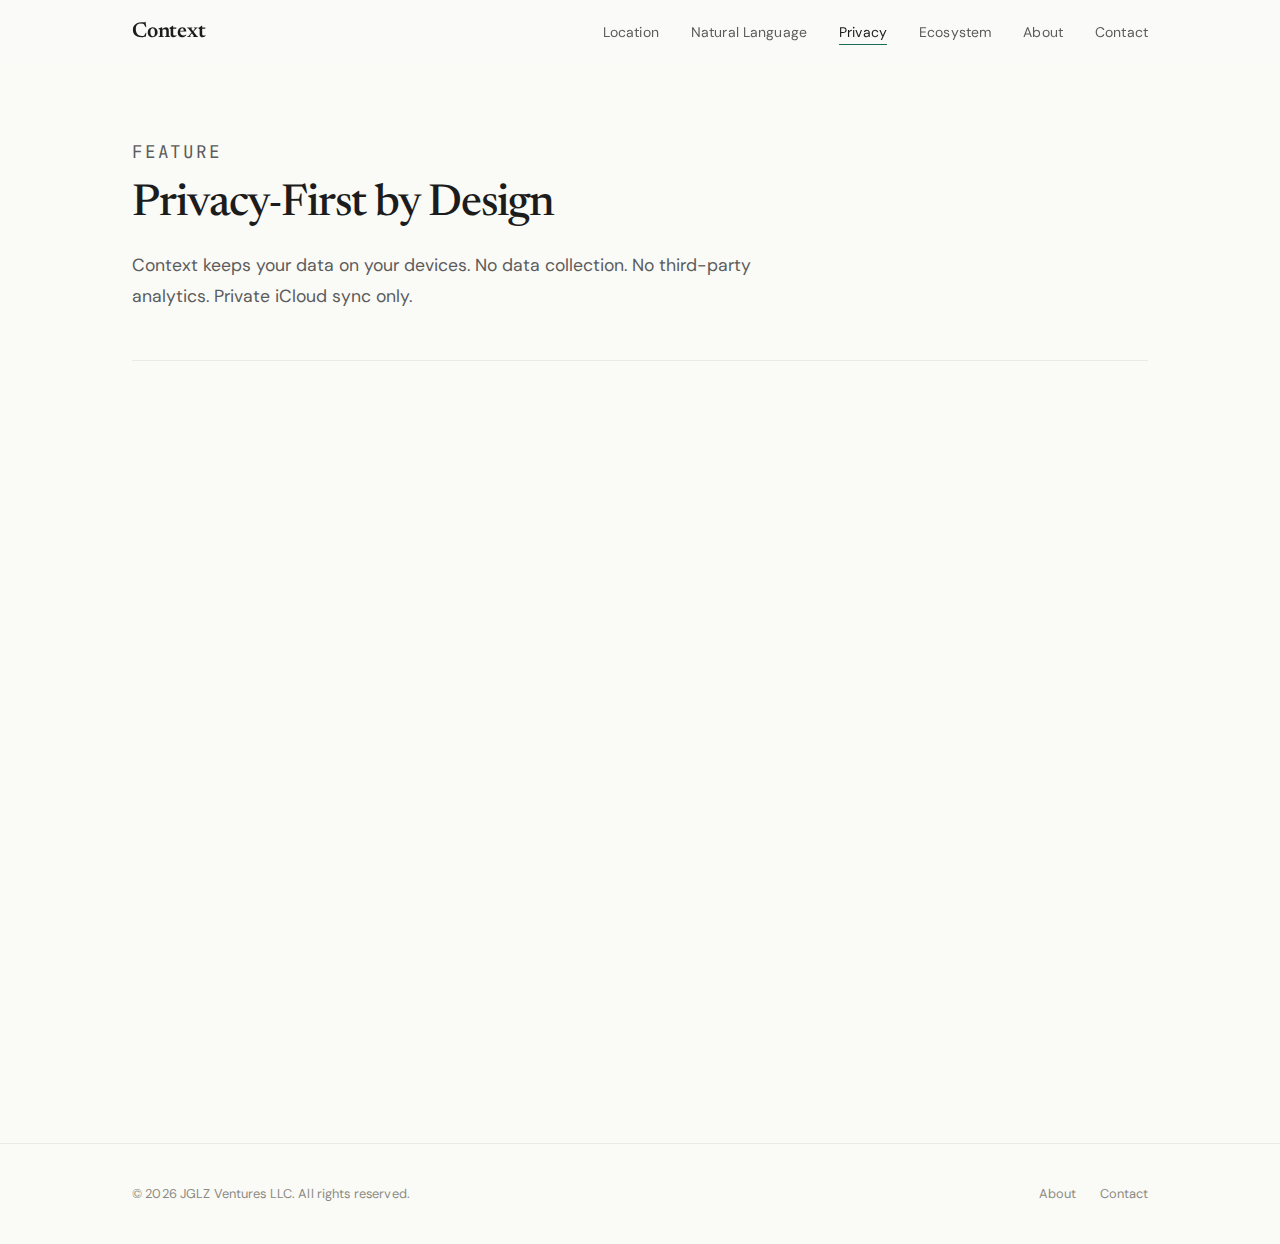
<file: feature-privacy.html>
<!DOCTYPE html>
<html lang="en">
<head>
  <meta charset="UTF-8" />
  <meta name="viewport" content="width=device-width, initial-scale=1.0" />
  <title>Context — Privacy-First by Design</title>
  <meta name="description" content="Context is privacy-first: on-device NLP, no analytics, and private iCloud sync." />
  <link rel="preconnect" href="https://fonts.googleapis.com">
  <link rel="preconnect" href="https://fonts.gstatic.com" crossorigin>
  <link href="https://fonts.googleapis.com/css2?family=DM+Sans:ital,wght@0,400;0,500;0,600;1,400&family=Newsreader:ital,wght@0,400;0,500;0,600;1,400;1,500&family=JetBrains+Mono:wght@400;500&display=swap" rel="stylesheet">
  <link rel="stylesheet" href="style.css" />
</head>
<body>

  <header class="header">
    <div class="header-inner">
      <a href="index.html" class="wordmark">Context</a>
      <button class="nav-toggle" aria-label="Menu">
        <svg viewBox="0 0 24 24" fill="none" stroke="currentColor" stroke-width="2"><line x1="3" y1="6" x2="21" y2="6"/><line x1="3" y1="12" x2="21" y2="12"/><line x1="3" y1="18" x2="21" y2="18"/></svg>
      </button>
      <nav class="nav">
        <a href="feature-location.html">Location</a>
        <a href="feature-nlp.html">Natural Language</a>
        <a href="feature-privacy.html" class="active">Privacy</a>
        <a href="feature-ecosystem.html">Ecosystem</a>
        <a href="about.html">About</a>
        <a href="contact.html">Contact</a>
      </nav>
    </div>
  </header>

  <main class="container">

    <div class="page-hero">
      <p class="section-label">Feature</p>
      <h1>Privacy-First by Design</h1>
      <p>Context keeps your data on your devices. No data collection. No third-party analytics. Private iCloud sync only.</p>
    </div>

    <section class="section reveal">
      <div class="detail-grid reveal-group">
        <div class="detail-card reveal">
          <h3>On-Device NLP</h3>
          <p>Natural-language processing runs locally. Your tasks never leave your device for parsing.</p>
        </div>
        <div class="detail-card reveal">
          <h3>Zero Analytics</h3>
          <p>No tracking, no telemetry, no third-party SDKs. Your productivity data is yours.</p>
        </div>
        <div class="detail-card reveal">
          <h3>Private iCloud Sync</h3>
          <p>Sync uses your private iCloud container — encrypted, isolated, and Apple-managed.</p>
        </div>
      </div>
    </section>

    <section class="section section--bordered reveal">
      <div class="callout">
        <h3>Why it matters</h3>
        <p>Productivity data is personal. Context is built to protect it by default.</p>
      </div>
    </section>

  </main>

  <footer class="footer">
    <div class="footer-inner">
      <span class="footer-copy">&copy; 2026 JGLZ Ventures LLC. All rights reserved.</span>
      <div class="footer-links">
        <a href="about.html">About</a>
        <a href="contact.html">Contact</a>
      </div>
    </div>
  </footer>

  <script>
    const header = document.querySelector('.header');
    window.addEventListener('scroll', () => {
      header.classList.toggle('scrolled', window.scrollY > 8);
    }, { passive: true });
    const toggle = document.querySelector('.nav-toggle');
    const nav = document.querySelector('.nav');
    if (toggle) toggle.addEventListener('click', () => nav.classList.toggle('open'));
    const reveals = document.querySelectorAll('.reveal');
    const observer = new IntersectionObserver((entries) => {
      entries.forEach(entry => {
        if (entry.isIntersecting) { entry.target.classList.add('visible'); observer.unobserve(entry.target); }
      });
    }, { threshold: 0.12 });
    reveals.forEach(el => observer.observe(el));
  </script>
</body>
</html>
</file>
<file: style.css>
/* ========================================
   Context — Editorial Calm Design System
   ======================================== */

/* --- Reset & Base --- */
*, *::before, *::after { margin: 0; padding: 0; box-sizing: border-box; }

:root {
  --bg: #FAFAF7;
  --bg-warm: #F4F3EE;
  --surface: #FFFFFF;
  --border: #E2E0D8;
  --border-light: #ECEAE3;
  --text: #1C1C1C;
  --text-secondary: #5C5C5C;
  --text-tertiary: #8A8A82;
  --accent: #1A6B5A;
  --accent-light: #E8F3F0;
  --accent-hover: #145A4A;
  --mono-bg: #F0EFEA;
  --serif: 'Newsreader', Georgia, serif;
  --sans: 'DM Sans', system-ui, sans-serif;
  --mono: 'JetBrains Mono', 'SF Mono', monospace;
  --ease-out: cubic-bezier(0.22, 1, 0.36, 1);
  --ease-in-out: cubic-bezier(0.65, 0, 0.35, 1);
}

html { scroll-behavior: smooth; }

body {
  font-family: var(--sans);
  background: var(--bg);
  color: var(--text);
  font-size: 16px;
  line-height: 1.6;
  -webkit-font-smoothing: antialiased;
  -moz-osx-font-smoothing: grayscale;
}

img { display: block; max-width: 100%; }
a { color: inherit; }

/* --- Scroll-Triggered Animations --- */
@keyframes fadeUp {
  from { opacity: 0; transform: translateY(24px); }
  to { opacity: 1; transform: translateY(0); }
}

.reveal {
  opacity: 0;
  transform: translateY(24px);
}

.reveal.visible {
  animation: fadeUp 0.7s var(--ease-out) forwards;
}

/* stagger children */
.reveal-group .reveal:nth-child(1) { animation-delay: 0s; }
.reveal-group .reveal:nth-child(2) { animation-delay: 0.1s; }
.reveal-group .reveal:nth-child(3) { animation-delay: 0.2s; }
.reveal-group .reveal:nth-child(4) { animation-delay: 0.25s; }

/* --- Layout --- */
.container {
  max-width: 1080px;
  margin: 0 auto;
  padding: 0 2rem;
}

.container--narrow {
  max-width: 760px;
  margin: 0 auto;
  padding: 0 2rem;
}

/* --- Header / Nav --- */
.header {
  position: sticky;
  top: 0;
  z-index: 100;
  background: rgba(250, 250, 247, 0.92);
  backdrop-filter: blur(12px);
  -webkit-backdrop-filter: blur(12px);
  border-bottom: 1px solid transparent;
  transition: border-color 0.3s ease;
}

.header.scrolled {
  border-bottom-color: var(--border);
}

.header-inner {
  max-width: 1080px;
  margin: 0 auto;
  padding: 0 2rem;
  display: flex;
  align-items: center;
  justify-content: space-between;
  height: 64px;
}

.wordmark {
  font-family: var(--serif);
  font-size: 1.35rem;
  font-weight: 600;
  letter-spacing: -0.01em;
  color: var(--text);
  text-decoration: none;
}

.nav {
  display: flex;
  align-items: center;
  gap: 2rem;
}

.nav a {
  font-size: 0.875rem;
  color: var(--text-secondary);
  text-decoration: none;
  letter-spacing: 0.01em;
  position: relative;
  transition: color 0.25s ease;
}

.nav a::after {
  content: '';
  position: absolute;
  bottom: -2px;
  left: 0;
  width: 0;
  height: 1px;
  background: var(--accent);
  transition: width 0.3s var(--ease-out);
}

.nav a:hover {
  color: var(--text);
}

.nav a:hover::after {
  width: 100%;
}

.nav a.active {
  color: var(--text);
}

.nav a.active::after {
  width: 100%;
}

/* Mobile nav toggle */
.nav-toggle {
  display: none;
  background: none;
  border: none;
  cursor: pointer;
  padding: 4px;
  color: var(--text);
}

.nav-toggle svg {
  width: 24px;
  height: 24px;
}

/* --- Hero (Homepage) --- */
.hero {
  display: grid;
  grid-template-columns: 1fr 380px;
  gap: 4rem;
  align-items: start;
  padding: 5rem 0 4rem;
}

.hero-content {
  padding-top: 1rem;
}

.badge {
  display: inline-flex;
  align-items: center;
  gap: 0.5rem;
  font-family: var(--mono);
  font-size: 0.75rem;
  letter-spacing: 0.04em;
  color: var(--accent);
  background: var(--accent-light);
  padding: 0.4rem 0.85rem;
  border-radius: 4px;
  margin-bottom: 1.75rem;
  text-transform: uppercase;
}

.hero h1 {
  font-family: var(--serif);
  font-size: clamp(2.5rem, 4.5vw, 3.5rem);
  line-height: 1.12;
  letter-spacing: -0.025em;
  font-weight: 500;
  color: var(--text);
  margin-bottom: 1.5rem;
}

.hero h1 em {
  font-style: italic;
  color: var(--accent);
}

.hero-desc {
  font-size: 1.1rem;
  line-height: 1.75;
  color: var(--text-secondary);
  max-width: 520px;
}

/* Hero sidebar — app identity */
.hero-aside {
  position: relative;
  padding: 2.5rem;
  border: 1px solid var(--border);
  border-radius: 12px;
  background: var(--surface);
}

.hero-aside .app-icon {
  width: 72px;
  height: 72px;
  border-radius: 16px;
  box-shadow: 0 4px 20px rgba(0,0,0,0.08);
  margin-bottom: 1.25rem;
}

.hero-aside p {
  font-size: 0.95rem;
  line-height: 1.7;
  color: var(--text-secondary);
  margin-bottom: 1rem;
}

.hero-aside ul {
  list-style: none;
  display: flex;
  flex-direction: column;
  gap: 0.6rem;
}

.hero-aside li {
  font-size: 0.875rem;
  color: var(--text-secondary);
  padding-left: 1.1rem;
  position: relative;
}

.hero-aside li::before {
  content: '';
  position: absolute;
  left: 0;
  top: 0.55em;
  width: 5px;
  height: 5px;
  border-radius: 50%;
  background: var(--accent);
}

/* --- Button --- */
.button {
  display: inline-flex;
  align-items: center;
  gap: 0.5rem;
  margin-top: 2rem;
  padding: 0.85rem 1.75rem;
  background: var(--accent);
  color: #fff;
  font-family: var(--sans);
  font-size: 0.9rem;
  font-weight: 500;
  letter-spacing: 0.01em;
  text-decoration: none;
  border-radius: 8px;
  border: none;
  cursor: pointer;
  transition: background 0.25s ease, transform 0.2s ease, box-shadow 0.25s ease;
}

.button:hover {
  background: var(--accent-hover);
  transform: translateY(-1px);
  box-shadow: 0 4px 16px rgba(26, 107, 90, 0.2);
}

.button:active {
  transform: translateY(0);
}

.button--outline {
  background: transparent;
  color: var(--accent);
  border: 1px solid var(--accent);
}

.button--outline:hover {
  background: var(--accent-light);
  box-shadow: none;
  transform: translateY(-1px);
}

/* --- Section Titles --- */
.section-label {
  font-family: var(--mono);
  font-size: 0.7rem;
  letter-spacing: 0.1em;
  text-transform: uppercase;
  color: var(--accent);
  margin-bottom: 0.75rem;
}

.section-heading {
  font-family: var(--serif);
  font-size: clamp(1.75rem, 3vw, 2.25rem);
  line-height: 1.2;
  letter-spacing: -0.02em;
  font-weight: 500;
  margin-bottom: 1rem;
}

.section-desc {
  font-size: 1.05rem;
  line-height: 1.75;
  color: var(--text-secondary);
  max-width: 640px;
}

/* --- Sections --- */
.section {
  padding: 5rem 0;
}

.section--bordered {
  border-top: 1px solid var(--border-light);
}

.section--tinted {
  background: var(--bg-warm);
}

/* --- Feature Cards (Homepage) --- */
.features-grid {
  display: grid;
  grid-template-columns: repeat(3, 1fr);
  gap: 1px;
  background: var(--border);
  border: 1px solid var(--border);
  border-radius: 12px;
  overflow: hidden;
  margin-top: 3rem;
}

.feature-cell {
  background: var(--surface);
  padding: 2.25rem;
  transition: background 0.3s ease;
}

.feature-cell:hover {
  background: var(--bg);
}

.feature-cell h3 {
  font-family: var(--serif);
  font-size: 1.15rem;
  font-weight: 500;
  margin-bottom: 0.6rem;
  letter-spacing: -0.01em;
}

.feature-cell p {
  font-size: 0.9rem;
  line-height: 1.65;
  color: var(--text-secondary);
}

/* --- Two-Column Feature Row --- */
.feature-row {
  display: grid;
  grid-template-columns: 1fr 1fr;
  gap: 4rem;
  align-items: start;
  padding: 3rem 0;
}

.feature-row h3 {
  font-family: var(--serif);
  font-size: 1.35rem;
  font-weight: 500;
  letter-spacing: -0.01em;
  margin-bottom: 0.75rem;
}

.feature-row p {
  font-size: 0.95rem;
  line-height: 1.7;
  color: var(--text-secondary);
}

/* --- Callout Block --- */
.callout {
  border: 1px solid var(--border);
  border-radius: 12px;
  padding: 2.5rem 3rem;
  background: var(--surface);
  margin-top: 3rem;
}

.callout h3 {
  font-family: var(--serif);
  font-size: 1.2rem;
  font-weight: 500;
  margin-bottom: 0.6rem;
}

.callout p {
  font-size: 0.95rem;
  line-height: 1.7;
  color: var(--text-secondary);
}

/* --- Feature Page Hero --- */
.page-hero {
  padding: 4.5rem 0 3rem;
  border-bottom: 1px solid var(--border-light);
}

.page-hero h1 {
  font-family: var(--serif);
  font-size: clamp(2rem, 4vw, 2.75rem);
  line-height: 1.15;
  letter-spacing: -0.025em;
  font-weight: 500;
  margin-bottom: 1.25rem;
}

.page-hero p {
  font-size: 1.1rem;
  line-height: 1.75;
  color: var(--text-secondary);
  max-width: 640px;
}

/* --- Feature Detail Cards --- */
.detail-grid {
  display: grid;
  grid-template-columns: repeat(3, 1fr);
  gap: 2rem;
  margin-top: 3rem;
}

.detail-card {
  padding: 2rem 0;
  border-top: 2px solid var(--border);
  transition: border-color 0.3s ease;
}

.detail-card:hover {
  border-top-color: var(--accent);
}

.detail-card h3 {
  font-family: var(--serif);
  font-size: 1.15rem;
  font-weight: 500;
  margin-bottom: 0.6rem;
  letter-spacing: -0.01em;
}

.detail-card p {
  font-size: 0.9rem;
  line-height: 1.65;
  color: var(--text-secondary);
}

/* --- About Page --- */
.about-grid {
  display: grid;
  grid-template-columns: repeat(3, 1fr);
  gap: 2.5rem;
  margin-top: 3rem;
}

.about-item {
  padding-top: 1.5rem;
  border-top: 1px solid var(--border);
}

.about-item h3 {
  font-family: var(--sans);
  font-size: 0.75rem;
  font-weight: 500;
  letter-spacing: 0.08em;
  text-transform: uppercase;
  color: var(--text-tertiary);
  margin-bottom: 0.75rem;
}

.about-item p {
  font-size: 0.95rem;
  line-height: 1.7;
  color: var(--text-secondary);
}

/* --- Contact Form --- */
.form-wrap {
  max-width: 520px;
  margin-top: 3rem;
}

.form {
  display: flex;
  flex-direction: column;
  gap: 1.5rem;
}

.form-group {
  display: flex;
  flex-direction: column;
  gap: 0.4rem;
}

.form-group label {
  font-size: 0.8rem;
  font-weight: 500;
  letter-spacing: 0.03em;
  text-transform: uppercase;
  color: var(--text-tertiary);
}

.form-group input,
.form-group select,
.form-group textarea {
  width: 100%;
  padding: 0.8rem 1rem;
  font-family: var(--sans);
  font-size: 0.95rem;
  color: var(--text);
  background: var(--surface);
  border: 1px solid var(--border);
  border-radius: 8px;
  outline: none;
  transition: border-color 0.25s ease, box-shadow 0.25s ease;
  -webkit-appearance: none;
}

.form-group input:focus,
.form-group select:focus,
.form-group textarea:focus {
  border-color: var(--accent);
  box-shadow: 0 0 0 3px rgba(26, 107, 90, 0.08);
}

.form-group textarea {
  min-height: 140px;
  resize: vertical;
}

.form-group select {
  cursor: pointer;
  background-image: url("data:image/svg+xml,%3Csvg xmlns='http://www.w3.org/2000/svg' width='12' height='12' viewBox='0 0 12 12'%3E%3Cpath d='M3 4.5L6 7.5L9 4.5' stroke='%235C5C5C' stroke-width='1.5' fill='none' stroke-linecap='round'/%3E%3C/svg%3E");
  background-repeat: no-repeat;
  background-position: right 1rem center;
  padding-right: 2.5rem;
}

/* --- Divider Motif --- */
.divider {
  display: flex;
  align-items: center;
  gap: 1rem;
  margin: 4rem 0;
  color: var(--border);
}

.divider::before,
.divider::after {
  content: '';
  flex: 1;
  height: 1px;
  background: var(--border-light);
}

.divider svg {
  width: 16px;
  height: 16px;
  color: var(--text-tertiary);
  opacity: 0.5;
}

/* --- Footer --- */
.footer {
  border-top: 1px solid var(--border-light);
  padding: 2.5rem 0;
  margin-top: 4rem;
}

.footer-inner {
  max-width: 1080px;
  margin: 0 auto;
  padding: 0 2rem;
  display: flex;
  align-items: center;
  justify-content: space-between;
}

.footer-copy {
  font-size: 0.8rem;
  color: var(--text-tertiary);
  letter-spacing: 0.01em;
}

.footer-links {
  display: flex;
  gap: 1.5rem;
}

.footer-links a {
  font-size: 0.8rem;
  color: var(--text-tertiary);
  text-decoration: none;
  transition: color 0.25s ease;
}

.footer-links a:hover {
  color: var(--text);
}

/* --- Responsive --- */
@media (max-width: 900px) {
  .hero {
    grid-template-columns: 1fr;
    gap: 2.5rem;
    padding: 3rem 0 2.5rem;
  }

  .hero-aside {
    max-width: 400px;
  }

  .features-grid {
    grid-template-columns: 1fr;
  }

  .feature-row {
    grid-template-columns: 1fr;
    gap: 2rem;
  }

  .detail-grid {
    grid-template-columns: 1fr;
    gap: 0;
  }

  .detail-card {
    border-top-width: 1px;
    padding: 1.5rem 0;
  }

  .about-grid {
    grid-template-columns: 1fr;
    gap: 1.5rem;
  }

  .footer-inner {
    flex-direction: column;
    gap: 1rem;
    text-align: center;
  }
}

@media (max-width: 640px) {
  .nav {
    display: none;
    position: absolute;
    top: 64px;
    left: 0;
    right: 0;
    background: rgba(250, 250, 247, 0.97);
    backdrop-filter: blur(12px);
    -webkit-backdrop-filter: blur(12px);
    flex-direction: column;
    padding: 1rem 2rem 1.5rem;
    gap: 1rem;
    border-bottom: 1px solid var(--border);
  }

  .nav.open {
    display: flex;
  }

  .nav-toggle {
    display: block;
  }

  .header-inner {
    position: relative;
  }

  .hero h1 {
    font-size: 2rem;
  }

  .page-hero h1 {
    font-size: 1.75rem;
  }

  .section {
    padding: 3rem 0;
  }

  .callout {
    padding: 1.75rem;
  }

  .container {
    padding: 0 1.25rem;
  }
}
</file>
